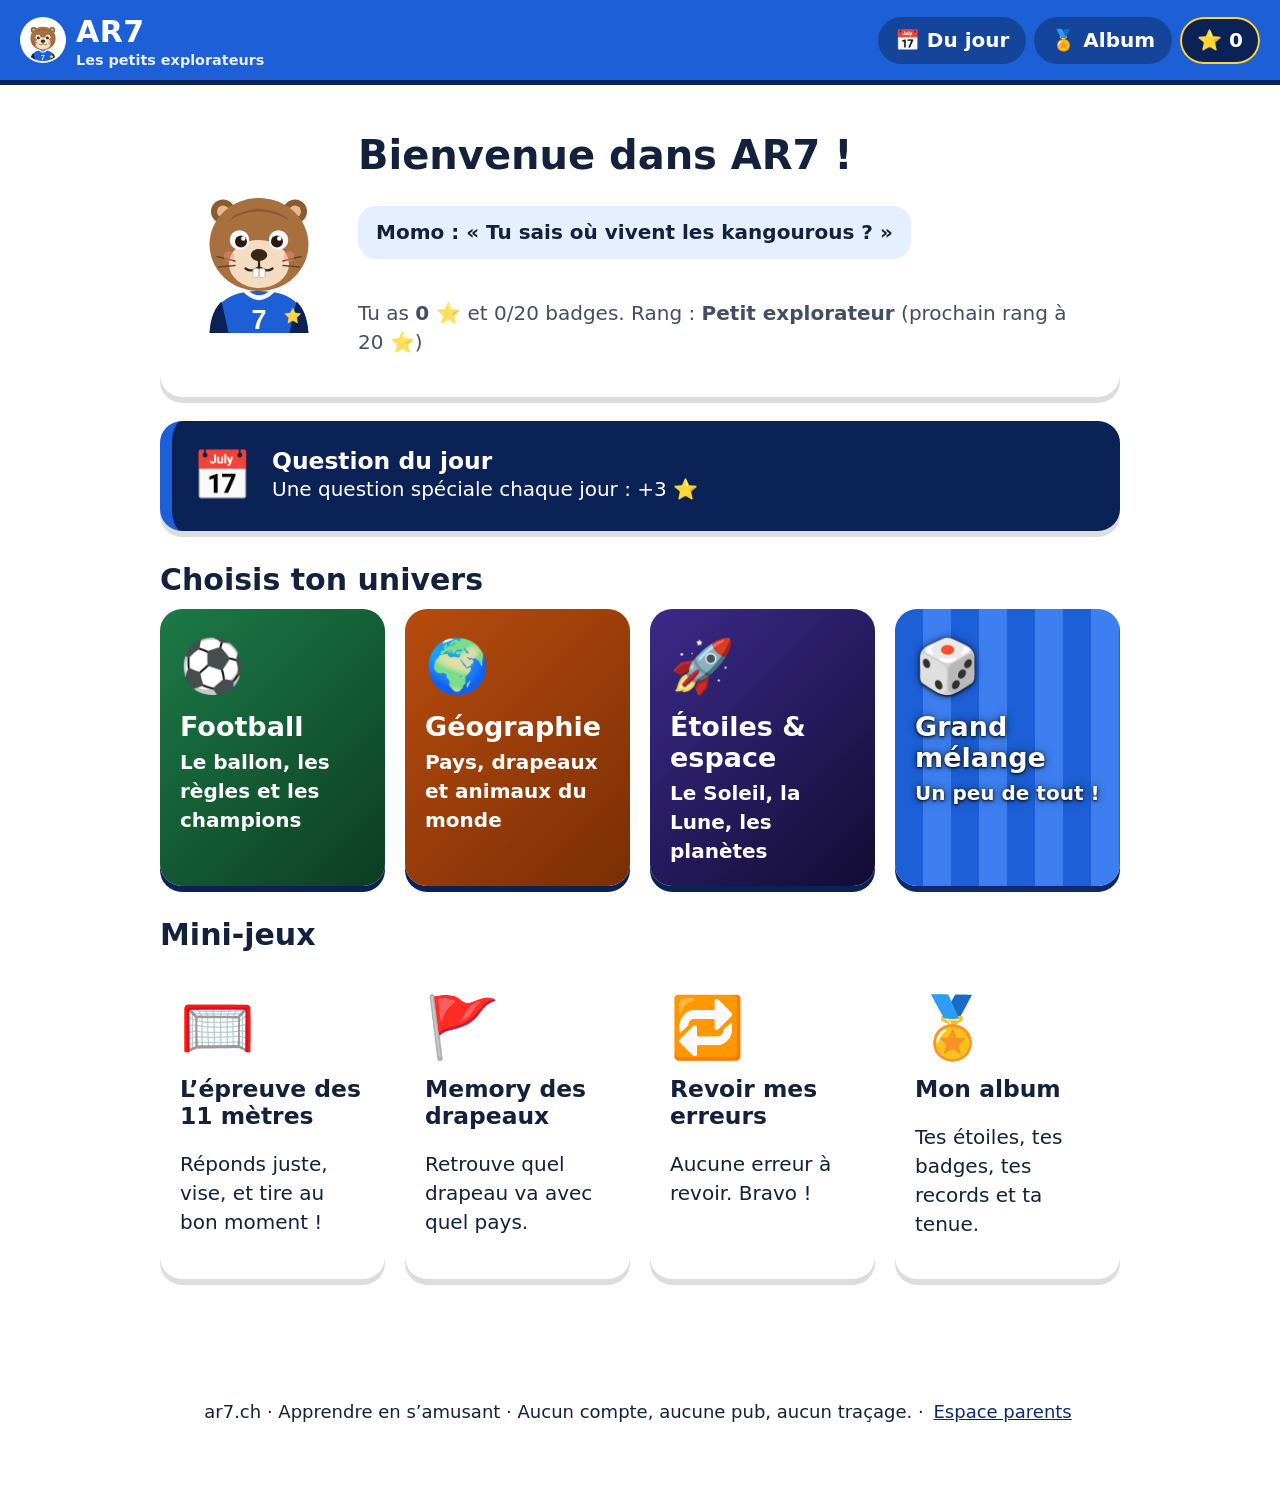
<file: index.html>
<!doctype html>
<html lang="fr">
<head>
<meta charset="utf-8">
<meta name="viewport" content="width=device-width, initial-scale=1, viewport-fit=cover">
<title>AR7 · Les petits explorateurs</title>
<meta name="description" content="Quiz et mini-jeux pour les 7-9 ans : football, géographie, étoiles et espace. Sans compte, sans pub, sans traçage.">
<meta name="theme-color" content="#1d5fd6">
<meta name="color-scheme" content="light">
<link rel="icon" href="assets/favicon.svg" type="image/svg+xml">
<link rel="apple-touch-icon" href="assets/icon-180.png">
<link rel="manifest" href="manifest.webmanifest">
<meta name="apple-mobile-web-app-title" content="AR7">
<meta name="mobile-web-app-capable" content="yes">
<meta name="apple-mobile-web-app-capable" content="yes">
<meta property="og:type" content="website">
<meta property="og:locale" content="fr_CH">
<meta property="og:site_name" content="AR7">
<meta property="og:title" content="AR7 · Les petits explorateurs">
<meta property="og:description" content="Quiz et mini-jeux pour les 7-9 ans : football, géographie, étoiles et espace. Sans compte, sans pub, sans traçage.">
<meta property="og:url" content="https://www.ar7.ch/">
<meta property="og:image" content="https://www.ar7.ch/assets/og.png">
<meta property="og:image:width" content="1200">
<meta property="og:image:height" content="630">
<meta property="og:image:alt" content="AR7, Les petits explorateurs : la mascotte Momo">
<meta name="twitter:card" content="summary_large_image">
<link rel="stylesheet" href="css/theme.css">
<link rel="stylesheet" href="css/style.css">
<script src="js/config.js" defer></script>
<script src="js/flags.js" defer></script>
<script src="js/app.js" defer></script>
<script src="js/penalty.js" defer></script>
<script src="js/memory.js" defer></script>
</head>
<body>
<a class="skip" href="#app">Aller au contenu</a>
<header class="topbar">
  <a class="logo" href="index.html#/"><img src="assets/mascotte.svg" alt="" width="46" height="46"><span><b data-cfg="nom">AR7</b><small data-cfg="slogan">Les petits explorateurs</small></span></a>
  <nav aria-label="Menu">
    <a class="pill" href="index.html#/jour"><span aria-hidden="true">📅</span> <span class="lbl">Du jour</span></a>
    <a class="pill" href="index.html#/album"><span aria-hidden="true">🏅</span> <span class="lbl">Album</span></a>
    <a class="pill stars" id="pill-etoiles" href="index.html#/album" aria-label="Mes étoiles"><span aria-hidden="true">⭐</span> <span id="nb-etoiles">0</span></a>
  </nav>
</header>
<main id="app" tabindex="-1"><p>Chargement…</p><noscript><p>Ce site a besoin de JavaScript pour fonctionner (aucun traçage, promis !).</p></noscript></main>
<footer class="footer"><p><span data-cfg="domaine">ar7.ch</span> · Apprendre en s’amusant · Aucun compte, aucune pub, aucun traçage. · <a href="parents.html">Espace parents</a></p></footer>
<div class="toast" id="toast" role="status" aria-live="polite"></div>
</body>
</html>
</file>
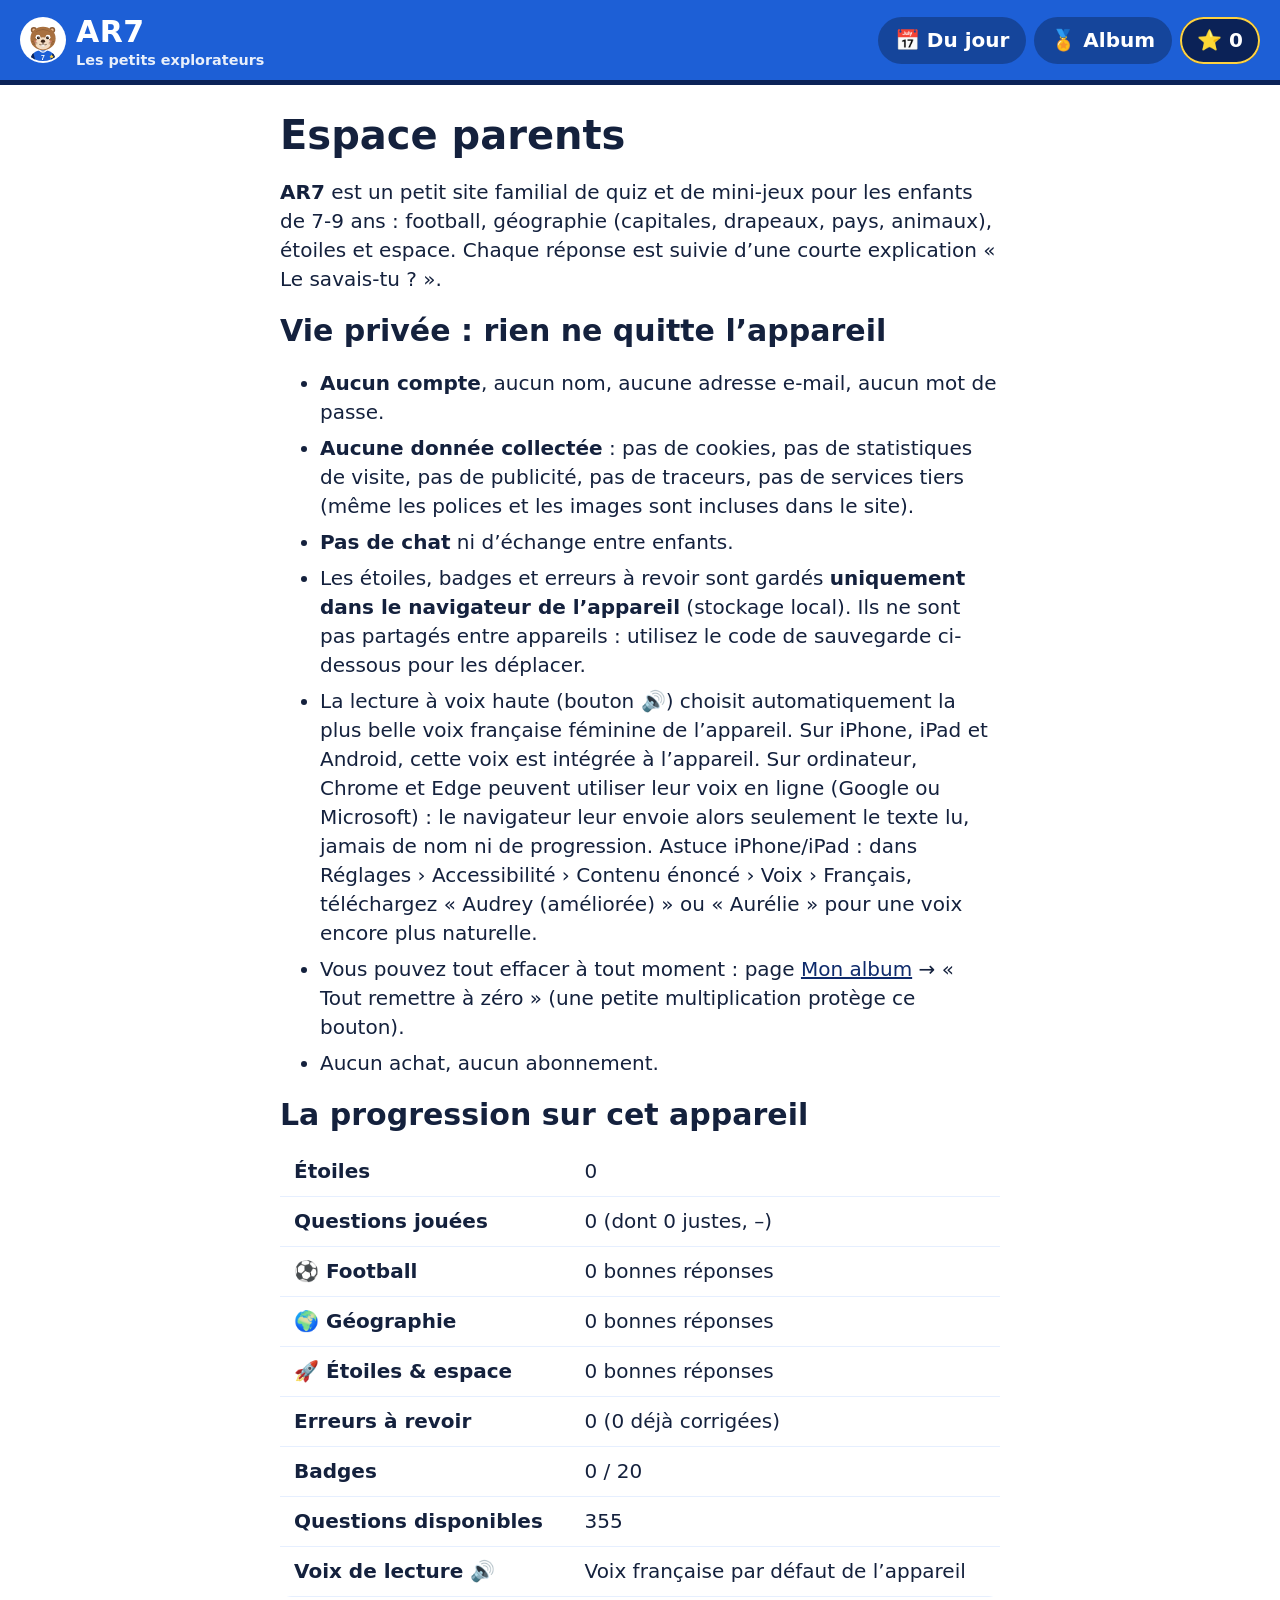
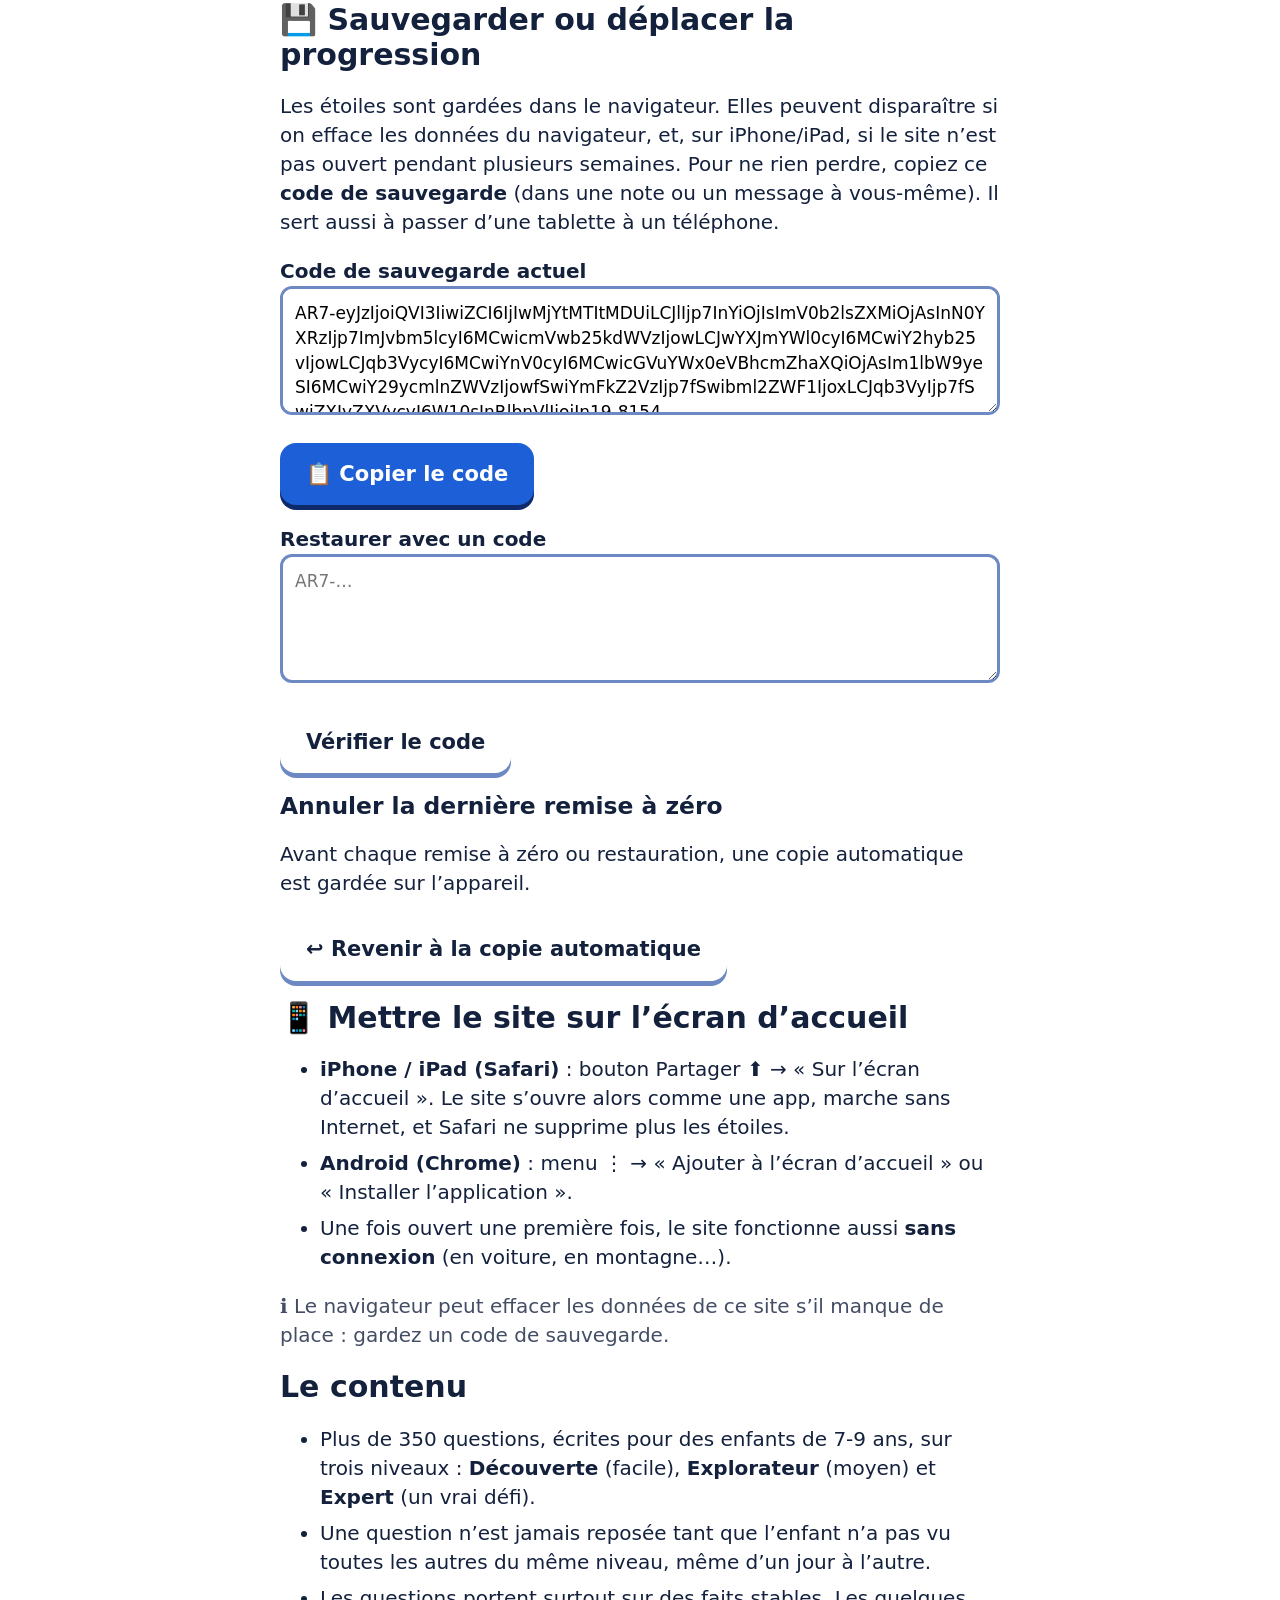
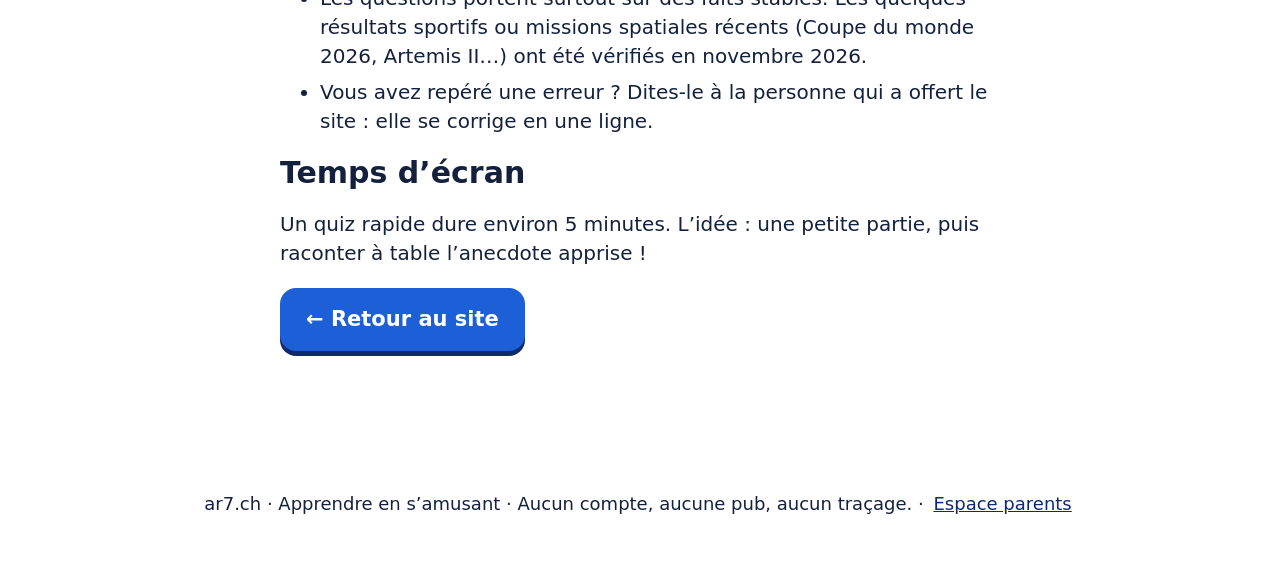
<file: parents.html>
<!doctype html>
<html lang="fr">
<head>
<meta charset="utf-8">
<meta name="viewport" content="width=device-width, initial-scale=1, viewport-fit=cover">
<title>Espace parents · AR7</title>
<meta name="description" content="Quiz et mini-jeux pour les 7-9 ans : football, géographie, étoiles et espace. Sans compte, sans pub, sans traçage.">
<meta name="theme-color" content="#1d5fd6">
<meta name="color-scheme" content="light">
<link rel="icon" href="assets/favicon.svg" type="image/svg+xml">
<link rel="apple-touch-icon" href="assets/icon-180.png">
<link rel="manifest" href="manifest.webmanifest">
<meta name="apple-mobile-web-app-title" content="AR7">
<meta name="mobile-web-app-capable" content="yes">
<meta name="apple-mobile-web-app-capable" content="yes">
<meta property="og:type" content="website">
<meta property="og:locale" content="fr_CH">
<meta property="og:site_name" content="AR7">
<meta property="og:title" content="AR7 · Les petits explorateurs">
<meta property="og:description" content="Quiz et mini-jeux pour les 7-9 ans : football, géographie, étoiles et espace. Sans compte, sans pub, sans traçage.">
<meta property="og:url" content="https://www.ar7.ch/">
<meta property="og:image" content="https://www.ar7.ch/assets/og.png">
<meta property="og:image:width" content="1200">
<meta property="og:image:height" content="630">
<meta property="og:image:alt" content="AR7, Les petits explorateurs : la mascotte Momo">
<meta name="twitter:card" content="summary_large_image">
<link rel="stylesheet" href="css/theme.css">
<link rel="stylesheet" href="css/style.css">
<script src="js/config.js" defer></script>
<script src="js/flags.js" defer></script>
<script src="js/app.js" defer></script>
<script src="js/parents.js" defer></script>
</head>
<body>
<a class="skip" href="#content">Aller au contenu</a>
<header class="topbar">
  <a class="logo" href="index.html#/"><img src="assets/mascotte.svg" alt="" width="46" height="46"><span><b data-cfg="nom">AR7</b><small data-cfg="slogan">Les petits explorateurs</small></span></a>
  <nav aria-label="Menu">
    <a class="pill" href="index.html#/jour"><span aria-hidden="true">📅</span> <span class="lbl">Du jour</span></a>
    <a class="pill" href="index.html#/album"><span aria-hidden="true">🏅</span> <span class="lbl">Album</span></a>
    <a class="pill stars" id="pill-etoiles" href="index.html#/album" aria-label="Mes étoiles"><span aria-hidden="true">⭐</span> <span id="nb-etoiles">0</span></a>
  </nav>
</header>
<main class="prose" id="content">
<h1>Espace parents</h1>
<p><b>AR7</b> est un petit site familial de quiz et de mini-jeux pour les enfants de 7-9 ans : football, géographie (capitales, drapeaux, pays, animaux), étoiles et espace. Chaque réponse est suivie d’une courte explication « Le savais-tu ? ».</p>
<h2>Vie privée : rien ne quitte l’appareil</h2>
<ul>
  <li><b>Aucun compte</b>, aucun nom, aucune adresse e-mail, aucun mot de passe.</li>
  <li><b>Aucune donnée collectée</b> : pas de cookies, pas de statistiques de visite, pas de publicité, pas de traceurs, pas de services tiers (même les polices et les images sont incluses dans le site).</li>
  <li><b>Pas de chat</b> ni d’échange entre enfants.</li>
  <li>Les étoiles, badges et erreurs à revoir sont gardés <b>uniquement dans le navigateur de l’appareil</b> (stockage local). Ils ne sont pas partagés entre appareils : utilisez le code de sauvegarde ci-dessous pour les déplacer.</li>
  <li>La lecture à voix haute (bouton 🔊) choisit automatiquement la plus belle voix française féminine de l’appareil. Sur iPhone, iPad et Android, cette voix est intégrée à l’appareil. Sur ordinateur, Chrome et Edge peuvent utiliser leur voix en ligne (Google ou Microsoft) : le navigateur leur envoie alors seulement le texte lu, jamais de nom ni de progression. Astuce iPhone/iPad : dans Réglages › Accessibilité › Contenu énoncé › Voix › Français, téléchargez « Audrey (améliorée) » ou « Aurélie » pour une voix encore plus naturelle.</li>
  <li>Vous pouvez tout effacer à tout moment : page <a href="index.html#/album">Mon album</a> → « Tout remettre à zéro » (une petite multiplication protège ce bouton).</li>
  <li>Aucun achat, aucun abonnement.</li>
</ul>
<div id="parents-dyn"><p>Chargement de la progression…</p></div>
<h2>Le contenu</h2>
<ul>
  <li>Plus de 350 questions, écrites pour des enfants de 7-9 ans, sur trois niveaux : <b>Découverte</b> (facile), <b>Explorateur</b> (moyen) et <b>Expert</b> (un vrai défi).</li>
  <li>Une question n’est jamais reposée tant que l’enfant n’a pas vu toutes les autres du même niveau, même d’un jour à l’autre.</li>
  <li>Les questions portent surtout sur des faits stables. Les quelques résultats sportifs ou missions spatiales récents (Coupe du monde 2026, Artemis II…) ont été vérifiés en novembre 2026.</li>
  <li>Vous avez repéré une erreur ? Dites-le à la personne qui a offert le site : elle se corrige en une ligne.</li>
</ul>
<h2>Temps d’écran</h2>
<p>Un quiz rapide dure environ 5 minutes. L’idée : une petite partie, puis raconter à table l’anecdote apprise !</p>
<p><a class="btn" href="index.html#/">← Retour au site</a></p>
</main>
<footer class="footer"><p><span data-cfg="domaine">ar7.ch</span> · Apprendre en s’amusant · Aucun compte, aucune pub, aucun traçage. · <a href="parents.html">Espace parents</a></p></footer>
<div class="toast" id="toast" role="status" aria-live="polite"></div>
</body>
</html>
</file>
<file: css/theme.css>
/* Couleurs et tailles propres à ce site (AR7). Le reste du style est dans style.css (partagé). */
:root{
  --primaire:#1d5fd6;
  --primaire-f:#0e2a6b;
  --fonce:#0b2257;
  --doux:#e6efff;
  --bord:#6d89c4;
  --fond:#f2f6fd;
  --fond-a:#d6e4ff;
  --fond-b:#fff3c4;
  --survol:#f3f7ff;
  --mix-a:#1d5fd6;
  --mix-b:#3d7ff0;
  --crowd-a:#1d5fd6;
  --crowd-b:#0b2257;
  --texte:#14213d;
  --fs:125%;     /* 20 px si le navigateur est réglé sur 16 px ; suit le réglage « taille du texte » de l’appareil */
  --fs-m:112.5%;  /* 18 px */
  --q-fs:1.6rem;
  --q-fs-m:1.35rem;
  --a-fs:1.2rem;
  --a-h:80px;
}
</file>
<file: css/style.css>
/* Feuille de style PARTAGÉE (identique sur LR5 et AR7). Les couleurs et tailles propres à chaque site
 * sont dans css/theme.css. Aucune police externe : polices système uniquement. */
:root{
  /* Les couleurs et tailles propres à chaque site sont dans css/theme.css (chargé avant ce fichier). */
  --or:#ffd23f; --rouge:#b00d24; --vert:#1c7a47; --carte:#fff; --ombre:0 6px 0 rgba(17,17,17,.14); --r:22px;
}
html{font-size:var(--fs)}
*{box-sizing:border-box}
a,button,input,label{touch-action:manipulation} /* pas de zoom au double tap sur les boutons (tablettes) */
[hidden]{display:none!important}
html,body{margin:0}
body{font-family:"Trebuchet MS","Segoe UI",system-ui,-apple-system,Roboto,Arial,sans-serif;color:var(--texte);
  background:var(--fond) radial-gradient(circle at 10% 0%,var(--fond-a) 0,transparent 40%),radial-gradient(circle at 100% 30%,var(--fond-b) 0,transparent 35%);
  min-height:100vh;line-height:1.45}
a{color:var(--primaire-f)}
.skip{position:absolute;left:-999px;top:0;background:#fff;padding:.5rem 1rem;z-index:10;min-height:44px}
.skip:focus{left:.5rem}
:focus-visible{outline:4px solid var(--or);box-shadow:0 0 0 7px var(--fonce);outline-offset:3px;border-radius:10px}
@supports not selector(:focus-visible){:focus{outline:4px solid var(--or);outline-offset:3px}} /* vieux iPad (iOS 14) */

/* En-tête */
.topbar{display:flex;align-items:center;gap:.8rem;padding:max(.5rem,env(safe-area-inset-top)) max(1rem,env(safe-area-inset-right)) .5rem max(1rem,env(safe-area-inset-left));background:var(--primaire);color:#fff;position:sticky;top:0;z-index:5;box-shadow:0 5px 0 var(--fonce);min-height:66px}
.logo{display:flex;align-items:center;gap:.5rem;color:#fff;text-decoration:none;font-weight:900;min-height:44px}
.logo img{width:46px;height:46px;background:#fff;border-radius:50%;padding:2px}
.logo b{font-size:1.5rem;letter-spacing:.5px}
.logo small{display:block;font-weight:600;font-size:.72rem;opacity:.9;margin-top:-4px}
.topbar nav{margin-left:auto;display:flex;gap:.4rem;align-items:center}
.pill{display:inline-flex;align-items:center;gap:.35rem;background:rgba(0,0,0,.28);color:#fff;border:0;border-radius:999px;padding:.45rem .85rem;font:inherit;font-weight:800;text-decoration:none;cursor:pointer;min-height:44px;min-width:44px;justify-content:center}
.pill:hover{background:rgba(0,0,0,.45)}
.stars{background:var(--fonce);color:#fff;box-shadow:inset 0 0 0 2px var(--or)}
.panel .pill,.card .pill{background:var(--fonce);color:#fff;font-size:.9rem}
.panel .pill:hover{background:var(--primaire)}

main{max-width:1000px;margin:0 auto;padding:1.2rem max(1rem,env(safe-area-inset-right)) 3rem max(1rem,env(safe-area-inset-left));min-height:calc(100vh - 66px)}
h1,h2,h3{line-height:1.15;margin:.2em 0 .5em}
h1{font-size:2rem} h2{font-size:1.5rem} .h3{font-size:1.17rem}
.muted{color:color-mix(in srgb,var(--texte) 80%,transparent)}
@supports not (color:color-mix(in srgb,red 50%,blue)){.muted{opacity:.8}}

/* Accueil */
.hero{display:flex;align-items:center;gap:1.2rem;background:var(--carte);border-radius:var(--r);padding:1rem 1.2rem;box-shadow:var(--ombre);margin-bottom:1.2rem}
.hero .mascotte{flex:none}
.hero h1{margin-bottom:.2em}
.mascotte{position:relative;display:inline-block;max-width:100%}
.mascotte{isolation:isolate}
.mascotte img{width:100%;height:auto;display:block;position:relative;z-index:1}
.mascotte .calque{position:absolute;left:0;top:0;width:100%;height:100%;pointer-events:none;overflow:visible}
.mascotte .calque.devant{z-index:2}
.mascotte .calque.derriere{z-index:0}
.tenue-zone{display:flex;gap:1rem;align-items:center;flex-wrap:wrap}
.tenue-zone .apercu{flex:none}
.tenue-zone .choice-group{flex:1 1 14rem}
.result .mascotte{margin:0 auto}
.result>.row{margin:.6rem 0 1rem}
.bulle{background:var(--doux);border-radius:18px;padding:.6rem .9rem;display:inline-block;font-weight:600}
.grid{display:grid;grid-template-columns:repeat(auto-fit,minmax(210px,1fr));gap:1rem}
.grid.g4{grid-template-columns:repeat(4,1fr)}
@media (max-width:61.1875em){.grid.g4{grid-template-columns:repeat(2,1fr)}}
@media (max-width:34.9375em){.grid.g4{grid-template-columns:1fr}}
.card{background:var(--carte);border-radius:var(--r);padding:1rem;box-shadow:var(--ombre);border:0;text-align:left;font:inherit;color:inherit;text-decoration:none;display:block;cursor:pointer;transition:transform .12s}
.card:hover{transform:translateY(-3px)}
.card:active{transform:translateY(2px)}
.univers{color:#fff;min-height:150px;position:relative;overflow:hidden}
.univers .emoji{font-size:2.6rem;display:block}
.univers h3{font-size:1.35rem;margin:.3rem 0}
.univers p{margin:0;font-weight:600}
.u-football{background:linear-gradient(135deg,#1c7a47,#0c3d23);box-shadow:0 6px 0 var(--fonce)}
.u-geographie{background:linear-gradient(135deg,#b84c0e,#7a2e05);box-shadow:0 6px 0 var(--fonce)}
.u-espace{background:linear-gradient(135deg,#3b2a8a,#120c33);box-shadow:0 6px 0 var(--fonce)}
.u-mix{background:repeating-linear-gradient(90deg,var(--mix-a) 0 28px,var(--mix-b) 28px 56px);box-shadow:0 6px 0 var(--primaire-f)}
.u-mix h3,.u-mix p,.u-mix .emoji{text-shadow:0 1px 3px #000,0 0 8px rgba(0,0,0,.6)}
.section{margin:1.6rem 0 .6rem}
.daily{display:flex;gap:1rem;align-items:center;background:var(--fonce);color:#fff;border-left:12px solid var(--primaire)}
.daily .emoji{font-size:2.4rem}
.daily h2{margin:0}

/* Boutons */
.btn{display:inline-flex;align-items:center;justify-content:center;gap:.5rem;font:inherit;font-weight:800;font-size:1.05rem;border:0;border-radius:16px;padding:.8rem 1.3rem;min-height:56px;cursor:pointer;background:var(--primaire);color:#fff;box-shadow:0 5px 0 var(--primaire-f);text-decoration:none}
.btn:active{transform:translateY(3px);box-shadow:0 2px 0 var(--primaire-f)}
.btn.accent{background:var(--fonce);color:#fff;box-shadow:0 5px 0 var(--primaire)}
.btn.blanc{background:#fff;color:var(--texte);box-shadow:0 5px 0 var(--bord)}
.btn[disabled]{opacity:.6;cursor:not-allowed}
.row{display:flex;gap:.7rem;flex-wrap:wrap;align-items:center}
.row.tight{gap:.4rem}
.row.center{justify-content:center}
.choice-group{display:flex;gap:.6rem;flex-wrap:wrap}
.choice-group .btn{flex:1 1 150px}
.choice-group .btn[aria-pressed="true"]{background:var(--primaire);color:#fff;box-shadow:0 5px 0 var(--fonce)}

/* Quiz */
.panel{background:var(--carte);border-radius:var(--r);padding:1.2rem;box-shadow:var(--ombre)}
.qhead{display:flex;justify-content:space-between;align-items:center;gap:.5rem;flex-wrap:wrap;margin-bottom:.6rem;font-weight:800}
.tag{display:inline-block;border-radius:999px;padding:.2rem .7rem;background:var(--doux);font-size:.85rem;font-weight:800}
.progress{height:14px;background:var(--doux);border-radius:999px;overflow:hidden;margin-bottom:1rem}
.progress>i{display:block;height:100%;background:repeating-linear-gradient(90deg,var(--primaire) 0 14px,var(--fonce) 14px 28px);border-radius:999px;transition:width .3s}
.question{font-size:var(--q-fs);font-weight:800;margin:.4rem 0 1rem}
.answers{display:grid;grid-template-columns:1fr 1fr;gap:.8rem}
.answer{font:inherit;font-size:var(--a-fs);font-weight:700;text-align:left;border:3px solid var(--bord);background:#fff;border-radius:18px;padding:.9rem 1rem;min-height:var(--a-h);cursor:pointer;display:flex;gap:.7rem;align-items:center;color:var(--texte)}
.answer:hover:not([disabled]){border-color:var(--primaire);background:var(--survol)}
.answer .k{flex:none;width:2rem;height:2rem;border-radius:50%;background:var(--fonce);color:#fff;display:grid;place-items:center;font-weight:900}
.answer.ok{border-color:var(--vert);background:#e6f8ee;border-width:4px}
.answer.ok .k{background:var(--vert);color:#fff;font-size:1.2rem}
.answer.ko{border-color:var(--rouge);background:#fdeaea;border-style:dashed;border-width:4px}
.answer.ko .k{background:var(--rouge);color:#fff;font-size:1.2rem}
.answer[disabled]{cursor:default}
.answer[disabled]:not(.ok):not(.ko){opacity:.75}
.feedback{margin-top:1rem;border-radius:18px;padding:1rem;background:var(--doux);border-left:8px solid var(--fonce)}
.feedback.ok{background:#e6f8ee;border-color:var(--vert)}
.feedback.ko{background:#fdeeee;border-color:var(--rouge)}
.feedback h3{margin:0 0 .3rem}
.quickfb{font-weight:900;font-size:1.15rem;margin:.8rem 0 0;padding:.5rem .8rem;border-radius:12px}
.quickfb.ok{background:#e6f8ee;color:#0f5530}
.quickfb.ko{background:#fdeeee;color:#8a0a1c}
.savais{margin:.4rem 0 .8rem}
/* Le bouton principal reste toujours atteignable, même si l’explication est longue. */
.feedback>.row{position:sticky;bottom:0;bottom:env(safe-area-inset-bottom,0);background:inherit;padding:.4rem 0 .2rem;margin:0 -.2rem;z-index:1}
.fb.quick{position:sticky;bottom:0;z-index:1}
.fb.quick .quickfb{box-shadow:0 -4px 12px rgba(0,0,0,.08)}
.qz{scroll-margin-top:calc(var(--top-h,66px) + 8px)}
/* Après la réponse, si la place manque : on ne garde que ta réponse et la bonne réponse. */
.qz.compact .answer[disabled]:not(.ok):not(.ko){display:none}
.qz.compact .flag-q{width:min(110px,35%)}
.res-tete{display:flex;flex-direction:column;align-items:center}
.res-tete .big{margin:.1rem 0}
.timer{font-size:1.4rem;font-weight:900;background:var(--fonce);color:#fff;border-radius:14px;padding:.2rem .8rem;min-width:4.2rem;text-align:center}
.timer.urgent{background:var(--rouge);animation:pulse .6s infinite alternate}
@keyframes pulse{to{transform:scale(1.08)}}
.flag-q{display:block;margin:0 auto 1rem;width:min(240px,65%);height:auto;border-radius:8px;box-shadow:0 3px 10px rgba(0,0,0,.18)}
.big{font-size:3rem;margin:0}
.result{text-align:center}
.recap{text-align:left;margin-top:1rem}
.recap li{margin:.4rem 0}
.gain{font-size:1.4rem;font-weight:900;text-align:center}
.nouveaux{margin:1rem auto;max-width:640px;text-align:center}
.nouveaux .badges{justify-content:center;grid-template-columns:repeat(auto-fit,minmax(140px,180px))}
.badge.gagne{outline:3px solid var(--or)}

/* Album */
.badges{display:grid;grid-template-columns:repeat(auto-fill,minmax(150px,1fr));gap:.8rem}
.badge{background:#fff;border-radius:18px;padding:.8rem;text-align:center;box-shadow:var(--ombre)}
.badge .ico{font-size:2.4rem;display:block}
.badge.locked{background:#f2f2f2;color:#555;box-shadow:none;border:2px dashed #b5b5b5}
.badge.locked .ico{filter:grayscale(1);opacity:.5}
.badge b{display:block}
.badge small{display:block;font-size:.8rem}
.stats{display:grid;grid-template-columns:repeat(auto-fit,minmax(150px,1fr));gap:.8rem;margin:1rem 0}
.stat{background:#fff;border-radius:18px;padding:.8rem;text-align:center;box-shadow:var(--ombre)}
.stat b{display:block;font-size:1.8rem}
.rangbox{display:flex;gap:1rem;align-items:center;margin:1rem 0}
.rangbox>div{flex:1}
.gate{margin-top:1rem;border:3px solid var(--or)}
.gate input{font:inherit;font-size:1.3rem;padding:.4rem .6rem;border-radius:10px;border:3px solid var(--bord);width:6rem;margin:.4rem 0 .8rem}

/* ---------- Écrans de jeu : barre compacte ---------- */
.jeu-bar{display:flex;align-items:center;gap:.5rem;flex-wrap:wrap;margin-bottom:.6rem}
.jeu-t{font-size:1.45rem;margin:0;flex:1 1 auto;min-width:0}
.jeu-bar .quitter{margin-left:auto}
.jeu-bar .pill{background:var(--fonce);color:#fff} .jeu-bar .pill:hover{background:var(--primaire)} /* contraste : la pastille est sur le fond clair */
.shots{display:flex;gap:.3rem;justify-content:center;margin:0}
.shots span{width:32px;height:32px;border-radius:50%;display:grid;place-items:center;background:var(--doux);font-size:1rem}

/* ---------- Écran « figé » : occupe exactement la hauteur visible, sous l’en-tête ----------
 * --top-h = hauteur de l’en-tête (mise à jour par app.js, même après rotation).
 * 100svh (plus petite hauteur visible, barres du navigateur affichées) avec repli 100vh. */
html.fige,html.fige body{overflow:hidden;overscroll-behavior:none}
html.fige .footer{display:none}
.pen.tir,.mem{position:fixed;left:0;right:0;top:var(--top-h,66px);bottom:0;height:calc(100vh - var(--top-h,66px));height:calc(100svh - var(--top-h,66px));
  z-index:4;display:flex;flex-direction:column;background:var(--fond);
  padding:.5rem max(.7rem,env(safe-area-inset-right)) max(.5rem,env(safe-area-inset-bottom)) max(.7rem,env(safe-area-inset-left))}
.pen.tir>*,.mem>*{width:100%;max-width:1400px;margin-left:auto;margin-right:auto}
.pen.tir .jeu-bar,.mem .jeu-bar{flex:none;margin-bottom:.4rem}
.pen.tir .jeu-t,.mem .jeu-t{font-size:1.15rem}

/* ---------- Penalty ---------- */
.pen-intro{margin:.2rem 0 .8rem}
.pen-stage{flex:1 1 auto;min-height:0;display:flex;flex-direction:column;gap:.6rem;justify-content:center}
.pen-stage[hidden]{display:none}
.pitch-wrap{flex:1 1 auto;min-height:0;display:flex;align-items:center;justify-content:center}
.pen-ctrl{flex:none;display:flex;flex-direction:column;gap:.5rem;justify-content:center}
.ctrl-t{margin:0;font-weight:800;text-align:center;font-size:1.05rem}
@media (min-aspect-ratio:6/5){
  /* Paysage (téléphone couché, iPad en largeur, ordinateur) : le but à gauche, les commandes à droite. */
  .pen-stage{flex-direction:row;align-items:stretch}
  .pen-ctrl{width:clamp(200px,32%,360px)}
  .pen-ctrl .aim{grid-template-columns:1fr}
}
/* --sh = hauteur de la « scène » (tribune + but), posée en haut du terrain. En portrait, le terrain est plus haut
 * que la scène : la place en plus devient de la pelouse devant le but, où attend le ballon (pas de vide à l’écran). */
.pitch{--sh:100%;position:relative;width:100%;max-width:100%;aspect-ratio:16/10;border-radius:20px;overflow:hidden;min-height:150px;font-size:16px;
  background:#3fb56a}
.pitch .stripes{position:absolute;left:0;right:0;bottom:0;top:calc(var(--sh) * .3);background:repeating-linear-gradient(90deg,rgba(255,255,255,.07) 0 12%,transparent 12% 24%)}
.pitch .crowd{position:absolute;left:0;right:0;top:0;height:calc(var(--sh) * .3);background:radial-gradient(circle,#ffffff55 2px,transparent 3px) 0 0/16px 14px,repeating-linear-gradient(90deg,var(--crowd-a) 0 24px,var(--crowd-b) 24px 48px)}
.goal{position:absolute;left:18%;right:18%;top:calc(var(--sh) * .14);height:calc(var(--sh) * .38);border:.45em solid #fff;border-bottom:0;border-radius:4px 4px 0 0;
  background:repeating-linear-gradient(0deg,rgba(255,255,255,.35) 0 2px,transparent 2px 12px),repeating-linear-gradient(90deg,rgba(255,255,255,.35) 0 2px,transparent 2px 12px),rgba(0,0,0,.08)}
.line{position:absolute;left:4%;right:4%;top:calc(var(--sh) * .52);height:4px;background:#fff}
.spot{position:absolute;left:50%;top:calc(var(--sh) * .86 + (100% - var(--sh)) * .55);width:10px;height:6px;background:#fff;border-radius:50%;transform:translate(-50%,-50%)}
.keeper{position:absolute;left:50%;top:calc(var(--sh) * .22);width:15%;height:calc(var(--sh) * .3);transform:translateX(-50%);transition:transform .45s cubic-bezier(.2,.8,.3,1);z-index:1}
.keeper svg{width:100%;height:100%}
.keeper.left{transform:translateX(-175%) rotate(-55deg)}
.keeper.right{transform:translateX(75%) rotate(55deg)}
.keeper.center{transform:translateX(-50%) translateY(-12%)}
.ball{position:absolute;left:50%;top:calc(var(--sh) * .82 + (100% - var(--sh)) * .55);width:7%;aspect-ratio:1;transform:translate(-50%,-50%);transition:left .5s ease-out,top .5s ease-out,width .5s;z-index:3}
.ball svg{width:100%;height:100%;display:block}
.ball.shot-left{left:28%;top:calc(var(--sh) * .34);width:4.5%}
.ball.shot-center{left:50%;top:calc(var(--sh) * .28);width:4.5%}
.ball.shot-right{left:72%;top:calc(var(--sh) * .34);width:4.5%}
/* Zones de tir : on touche directement le but pour viser. */
.zones{position:absolute;left:18%;right:18%;top:calc(var(--sh) * .14);height:calc(var(--sh) * .4);display:grid;grid-template-columns:repeat(3,1fr);z-index:2}
.zone{appearance:none;border:0;background:transparent;margin:0;padding:0;cursor:pointer;display:grid;place-items:center;font-size:1.6em;border-radius:10px;opacity:0;pointer-events:none;min-height:44px}
.pitch.aiming .zone{opacity:1;pointer-events:auto;outline:3px dashed rgba(255,255,255,.9);outline-offset:-6px;background:rgba(255,255,255,.12);animation:vise 1s infinite alternate}
.pitch.aiming .zone:hover,.pitch.aiming .zone:focus-visible{background:rgba(255,210,63,.45)}
.zone.cible{opacity:1;background:rgba(255,210,63,.35);outline:3px solid var(--or);outline-offset:-6px}
@keyframes vise{to{background:rgba(255,255,255,.28)}}
.banner{position:absolute;left:50%;top:calc(var(--sh) * .64);transform:translate(-50%,-50%) scale(.6);opacity:0;background:#fff;color:var(--fonce);font-weight:900;font-size:1.9em;padding:.2em .7em;border-radius:.5em;box-shadow:0 6px 0 rgba(0,0,0,.2);transition:.25s;z-index:4;white-space:nowrap;pointer-events:none}
.banner.show{opacity:1;transform:translate(-50%,-50%) scale(1)}
.banner.ok{box-shadow:0 6px 0 var(--vert)} .banner.ko{box-shadow:0 6px 0 var(--rouge)}
.pen-res{position:absolute;left:3%;right:3%;bottom:3%;z-index:4;background:rgba(255,255,255,.95);border-radius:.6em;padding:.35em .6em;font-weight:800;font-size:max(13px,.85em);text-align:center;opacity:0;transition:opacity .25s;pointer-events:none}
.pen-res.show{opacity:1}
.pen-res.ok{color:#0f5530;border-left:6px solid var(--vert)} .pen-res.ko{color:#8a0a1c;border-left:6px solid var(--rouge)}
.aim{display:grid;grid-template-columns:repeat(3,1fr);gap:.5rem}
.aim .btn{padding:.6rem .5rem;min-height:52px}
.jauge{position:relative;height:34px;border-radius:999px;margin:.2rem 0;background:linear-gradient(90deg,#f6b7b7,#ffe08a 25%,#ffe08a 36%,transparent 36%,transparent 64%,#ffe08a 64%,#ffe08a 75%,#f6b7b7);border:3px solid var(--fonce);overflow:hidden;flex:none}
.jauge .zone-v{position:absolute;left:36%;width:28%;top:0;bottom:0;background:#3fb56a}
.jauge .curseur{position:absolute;top:-3px;bottom:-3px;width:10px;margin-left:-5px;left:0;background:var(--fonce);border-radius:4px;box-shadow:0 0 0 2px #fff}
.tirer{width:100%}

/* ---------- Memory ---------- */
.mmsg{text-align:center;font-weight:800;min-height:1.5em;margin:.1rem 0 .4rem;flex:none;border-radius:12px;padding:.2rem .5rem}
.mmsg.ok{background:#e6f8ee;color:#0f5530} .mmsg.ko{background:#fdeeee;color:#8a0a1c}
.mem-wrap{position:relative;flex:1 1 auto;min-height:0;display:flex;align-items:center;justify-content:center}
.memory{display:grid;grid-template-columns:repeat(4,1fr);gap:.6rem;max-width:620px;margin:0 auto}
.mem .memory{max-width:none;margin:0}
.mcard{min-height:0;border:0;border-radius:12px;font:inherit;font-size:inherit;font-weight:800;cursor:pointer;background:repeating-linear-gradient(90deg,var(--primaire) 0 18px,var(--fonce) 18px 36px);color:#fff;box-shadow:0 4px 0 rgba(17,17,17,.14);display:grid;place-items:center;padding:.2rem;position:relative;overflow:hidden;line-height:1.1;hyphens:auto;-webkit-hyphens:auto;overflow-wrap:anywhere;text-align:center}
.mcard.back::after{content:"★";font-size:1.8em;color:var(--or);text-shadow:0 1px 3px #000}
.mcard.face{background:#fff;color:var(--texte)}
.mcard.face svg{width:85%;max-height:85%;height:auto;border-radius:4px;box-shadow:0 1px 4px rgba(0,0,0,.25)}
.mcard.found{background:#e6f8ee;outline:3px solid var(--vert);outline-offset:-3px}
.mcard.found::before{content:"✓";position:absolute;top:1px;right:5px;color:var(--vert);font-weight:900}
.mem-fin{position:absolute;inset:0;display:flex;align-items:center;justify-content:center;background:rgba(255,255,255,.55);z-index:3;overflow:auto;padding:.5rem}
.mem-fin[hidden]{display:none}
.mem-fin .feedback{margin:auto;max-width:560px;width:100%;text-align:center;box-shadow:var(--ombre)}

.footer{text-align:center;padding:1.5rem 1rem max(2rem,env(safe-area-inset-bottom));font-size:.9rem}
.footer a{display:inline-block;padding:.6rem .2rem;min-height:44px}
.prose{max-width:760px}
.prose li{margin:.35rem 0}
.prose textarea{width:100%;min-height:6rem;font:inherit;font-size:.85rem;border-radius:12px;border:3px solid var(--bord);padding:.6rem;word-break:break-all}
.prose table{border-collapse:collapse;width:100%;background:#fff;border-radius:12px;overflow:hidden}
.prose td,.prose th{padding:.5rem .7rem;border-bottom:1px solid var(--doux);text-align:left}
.toast{position:fixed;left:50%;top:76px;transform:translateX(-50%) translateY(-20px);opacity:0;visibility:hidden;background:var(--fonce);color:#fff;padding:.6rem 1.1rem;border-radius:16px;font-weight:800;z-index:20;transition:transform .3s,opacity .3s;max-width:92vw;text-align:center;pointer-events:none}
.toast.show{transform:translateX(-50%) translateY(0);opacity:1;visibility:visible}
[tabindex="-1"]:focus{outline:none;box-shadow:none}
.nf{text-align:center;padding-top:2rem}
.nf img{width:160px;height:160px}

@media (max-width:40em){
  html{font-size:var(--fs-m)}
  .hero{flex-direction:column;text-align:center}
  .hero .mascotte{width:110px!important}
  .answers{grid-template-columns:1fr}
  .answer{min-height:calc(var(--a-h) - 10px);padding:.7rem .9rem}
  .question{font-size:var(--q-fs-m)}
  .logo small{display:none}
  .logo b{font-size:1.3rem}
  .logo img{width:40px;height:40px}
  .topbar{padding:.4rem .6rem;gap:.4rem;min-height:60px}
  main{min-height:calc(100vh - 60px);padding-top:1rem}
  .flag-q{width:min(190px,55%)}
  .rangbox{flex-direction:column;text-align:center}
  .toast{top:68px}
}
@media (max-width:26.875em){
  .topbar nav .lbl{position:absolute;width:1px;height:1px;overflow:hidden;clip:rect(0 0 0 0);white-space:nowrap}
  .pill{padding:.45rem .7rem}
  .jeu-t{font-size:1.2rem}
  .shots span{width:28px;height:28px;font-size:.9rem}
  .aim .lbl-d{display:none}
  .aim .btn{font-size:1.5rem}
}
/* Téléphones étroits : en-têtes de question sur une seule ligne, réponses plus compactes */
@media (max-width:26.875em){
  .qt-nom{display:none}
  .lire>span{display:none}
  .qhead .tag{font-size:.8rem}
  .qhead{flex-wrap:nowrap;margin-bottom:.4rem}
  .qhead>.tag{min-width:0;overflow-wrap:anywhere}
  .qhead .row.tight{flex-wrap:nowrap;flex:none}
  .panel{padding:.9rem .8rem}
  .progress{height:10px;margin-bottom:.6rem}
  .question{margin:.3rem 0 .7rem}
  .answers{gap:.55rem}
  .answer{min-height:52px;padding:.5rem .75rem}
}
/* Écrans peu hauts (petits téléphones, portables) */
@media (max-height:47.5em){
  .flag-q{width:min(150px,42%);margin-bottom:.5rem}
  .res-tete .mascotte{width:90px!important}
  .res-tete .big{font-size:2.4rem}
  main{padding-top:.8rem}
  .panel>h1{font-size:1.5rem;margin-bottom:.2rem}
}
@media (max-height:43.75em) and (orientation:portrait){
  .flag-q{width:min(104px,30%)}
  .question{margin:.25rem 0 .6rem}
  .pen-intro{margin:0 0 .4rem}
}
/* Très petits téléphones (iPhone SE 1re génération 320 px, Galaxy Fold plié 280 px).
 * Les seuils sont en « em » : si l’appareil est réglé en grand texte, le site passe tout seul à la mise en page plus compacte. */
@media (max-width:22.5em){
  html{font-size:93.75%}
  .topbar{gap:.3rem;padding-left:.45rem;padding-right:.45rem}
  .topbar nav{gap:.25rem}
  .pill{padding:.4rem .5rem}
  .logo b{font-size:1.1rem}
  .logo img{width:34px;height:34px}
  .qhead .quitter>span,.jeu-bar .quitter>span{position:absolute;width:1px;height:1px;overflow:hidden;clip:rect(0 0 0 0);white-space:nowrap}
  .qhead .row.tight{gap:.3rem}
  .pen-intro{display:none}
  .panel>h1{font-size:1.3rem}
}
/* Téléphones peu hauts en portrait : question + 4 réponses toujours visibles sans défiler */
@media (max-height:40em) and (orientation:portrait),(max-width:18.75em){
  main{padding-top:.5rem}
  .question{font-size:1.15rem;margin:.2rem 0 .5rem}
  .answers{gap:.45rem}
  .answer{min-height:46px;padding:.4rem .7rem}
  .answer .k{width:1.7rem;height:1.7rem}
  .progress{margin-bottom:.4rem}
  .panel>p.muted{margin:.2rem 0}
}
/* Fenêtres d’ordinateur peu hautes (ex. 800×600) : drapeau plus petit pour garder les 4 réponses visibles */
@media (max-height:40em) and (min-aspect-ratio:6/5){
  .flag-q{width:auto;height:96px;margin:0 auto .4rem}
  .question{margin:.25rem 0 .6rem}
}
/* ---------- Téléphone couché (paysage, peu de hauteur) ----------
 * En jeu, l’en-tête disparaît (le bouton ✕ Quitter reste) et tout se range sur deux colonnes. */
@media (orientation:landscape) and (max-height:33.75em){
  html{font-size:93.75%}
  .topbar{position:static;min-height:0;padding-top:max(.25rem,env(safe-area-inset-top));padding-bottom:.25rem}
  .topbar .logo img{width:34px;height:34px}
  .pill{min-height:40px;padding:.3rem .7rem}
  body.jeu .topbar{display:none}
  body.jeu .footer{display:none}
  main{padding-top:.5rem;padding-bottom:1rem;min-height:0}
  h1{font-size:1.4rem}
  .panel{padding:.7rem .9rem}
  .btn{min-height:46px;padding:.5rem 1rem}
  .qhead{margin-bottom:.3rem}
  .progress{height:10px;margin-bottom:.5rem}
  .question{font-size:1.15rem;margin:.2rem 0 .5rem}
  .answers{grid-template-columns:1fr 1fr;gap:.5rem}
  .answer{min-height:46px;padding:.4rem .7rem;font-size:1rem}
  .answer .k{width:1.7rem;height:1.7rem}
  .flag-q{width:auto;height:84px;margin:0 auto .4rem}
  /* question + drapeau côte à côte ; après la réponse : réponses à gauche, explication à droite */
  .qz{display:grid;grid-template-columns:minmax(0,1fr) minmax(0,1fr);column-gap:1rem;align-items:start}
  .qz>*{grid-column:1/-1}
  .qz.has-flag>.question{grid-column:1;grid-row:2;align-self:center}
  .qz.has-flag>.flag-q{grid-column:2;grid-row:2}
  .qz.done>.question{grid-column:1;grid-row:2}
  .qz.done>.flag-q{display:none}
  .qz.done>.answers{grid-column:1;grid-row:3;grid-template-columns:1fr}
  .qz.done .answer[disabled]:not(.ok):not(.ko){display:none}
  .qz.done>.fb{grid-column:2;grid-row:2/span 2}
  .qz.done>.fb .feedback,.qz.done>.fb .quickfb{margin-top:0}
  .feedback{padding:.6rem .8rem}
  .feedback h3{font-size:1.05rem}
  .savais{margin:.2rem 0 .4rem;font-size:.95rem}
  .res-tete{flex-direction:row;gap:1rem;justify-content:center;text-align:left}
  .res-tete .mascotte{width:70px!important}
  .result h1{font-size:1.3rem}
  .res-tete .big{font-size:2rem}
  .hero .mascotte{width:80px!important}
  .pen.tir,.mem{top:0;height:100vh;height:100svh;padding-top:max(.3rem,env(safe-area-inset-top))}
  .pen.tir .jeu-bar,.mem .jeu-bar{margin-bottom:.2rem}
  .jeu-t{font-size:1.05rem!important}
  .jeu-t span{display:none}
  .shots span{width:26px;height:26px;font-size:.85rem}
  .ctrl-t{font-size:.95rem}
  .ctrl-t .ou{display:none}
  .aim .btn{min-height:44px;padding:.3rem .5rem;font-size:1rem}
  .aim .lbl-d{display:inline}
  .jauge{height:30px}
  .mmsg{margin:0 0 .2rem;font-size:.95rem}
  .pen-intro{display:none}
  .jeu-bar{margin-bottom:.3rem}
}
@media (orientation:landscape) and (max-height:21.25em){
  .aim{grid-template-columns:repeat(3,1fr)!important}
  .aim .lbl-d{display:none}
  .aim .btn{font-size:1.3rem}
  .pen-ctrl{gap:.3rem}
  /* très peu de hauteur (ex. fenêtre 800×600 zoomée à 200 %) */
  main{padding-top:.3rem}
  .panel{padding:.5rem .7rem}
  .qhead{font-size:.9rem;margin-bottom:.2rem}
  .progress{height:8px;margin-bottom:.3rem}
  .question{font-size:1.05rem;margin:.1rem 0 .35rem}
  .answers{gap:.35rem}
  .answer{min-height:40px;padding:.3rem .6rem}
  .feedback{padding:.45rem .6rem}
  .savais{font-size:.9rem;margin:.15rem 0 .3rem}
  .feedback .btn{min-height:42px;padding:.35rem .8rem}
}
/* Paysage étroit (fenêtre zoomée) : commandes du penalty un peu plus étroites pour laisser la place au terrain */
@media (orientation:landscape) and (max-width:33em){
  .pen-ctrl{width:clamp(130px,38%,360px)}
  .pen-ctrl .btn{padding-left:.4rem;padding-right:.4rem}
  .pen.tir,.mem{padding-left:max(.4rem,env(safe-area-inset-left));padding-right:max(.4rem,env(safe-area-inset-right))}
  .pen-stage{gap:.4rem}
}
@media (prefers-reduced-motion:reduce){*{transition:none!important;animation:none!important}}
.sr-only{position:absolute;width:1px;height:1px;overflow:hidden;clip:rect(0 0 0 0);white-space:nowrap}
</file>
